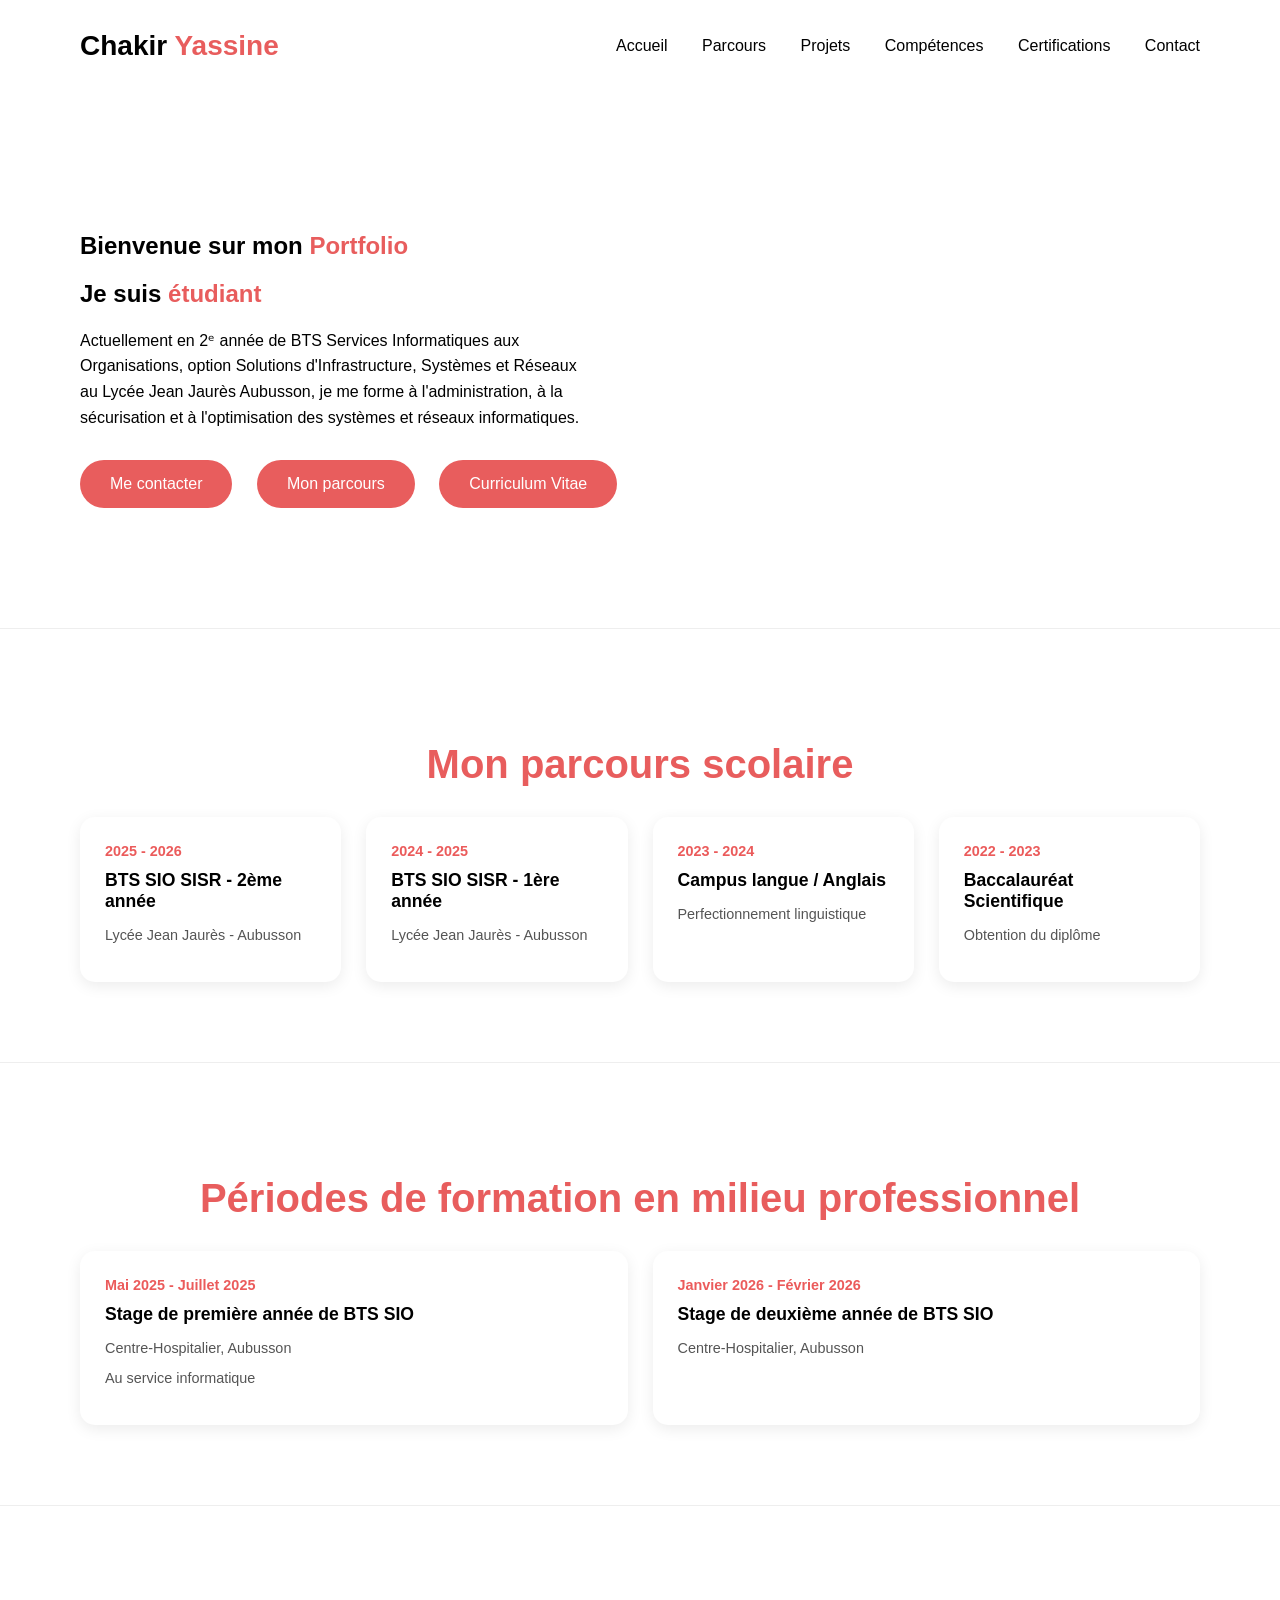
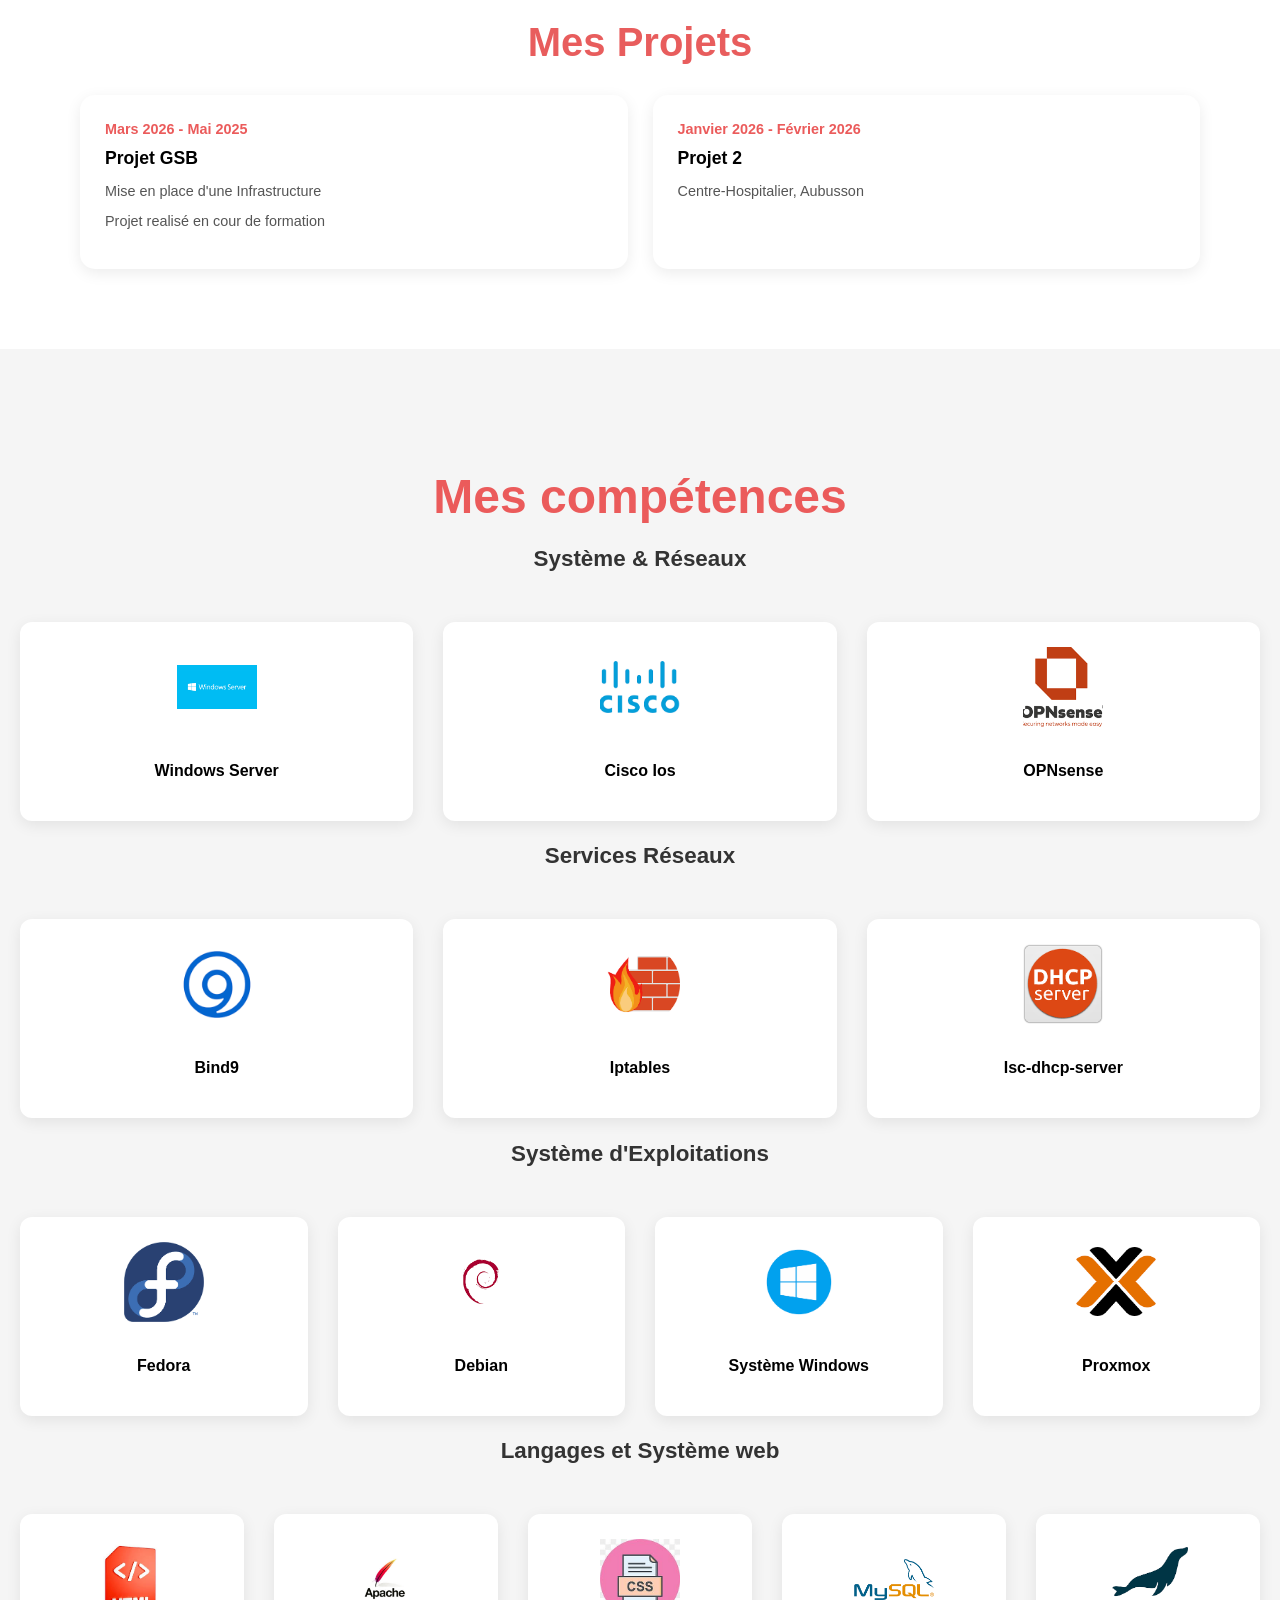
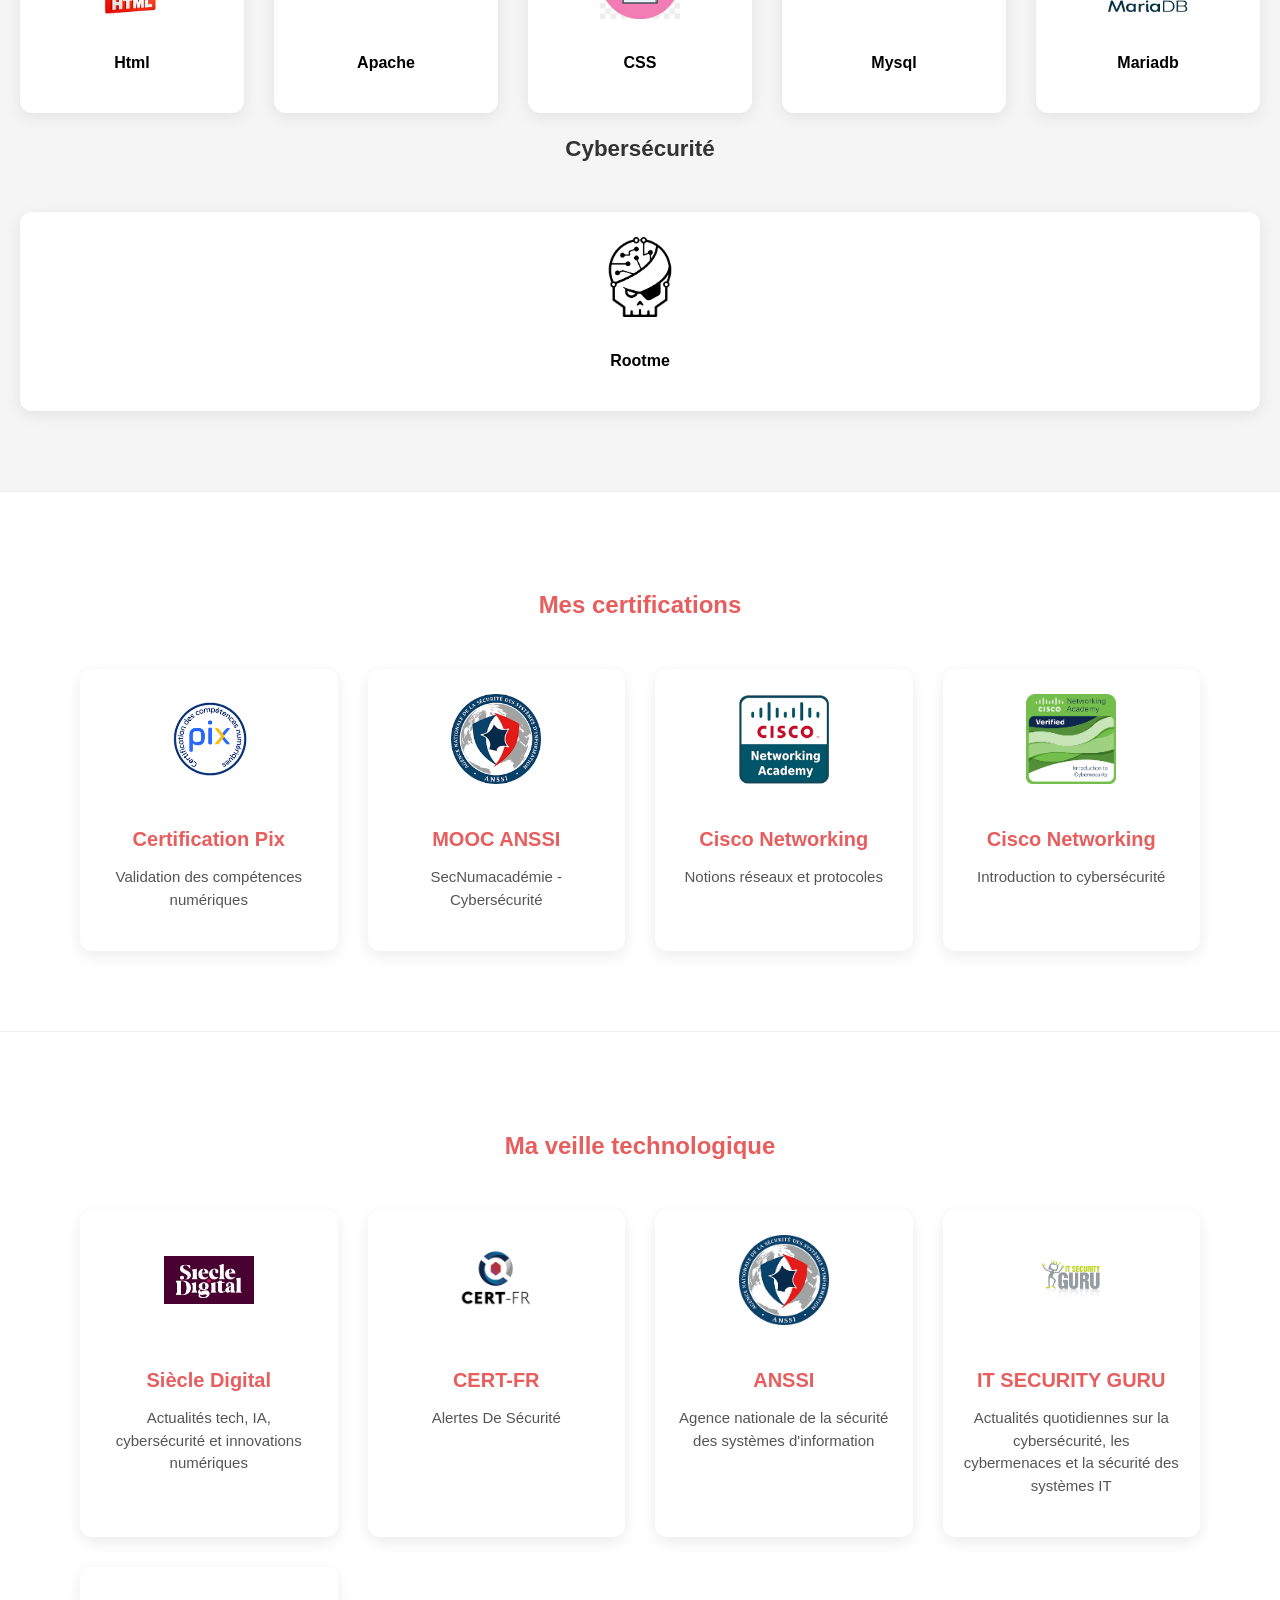
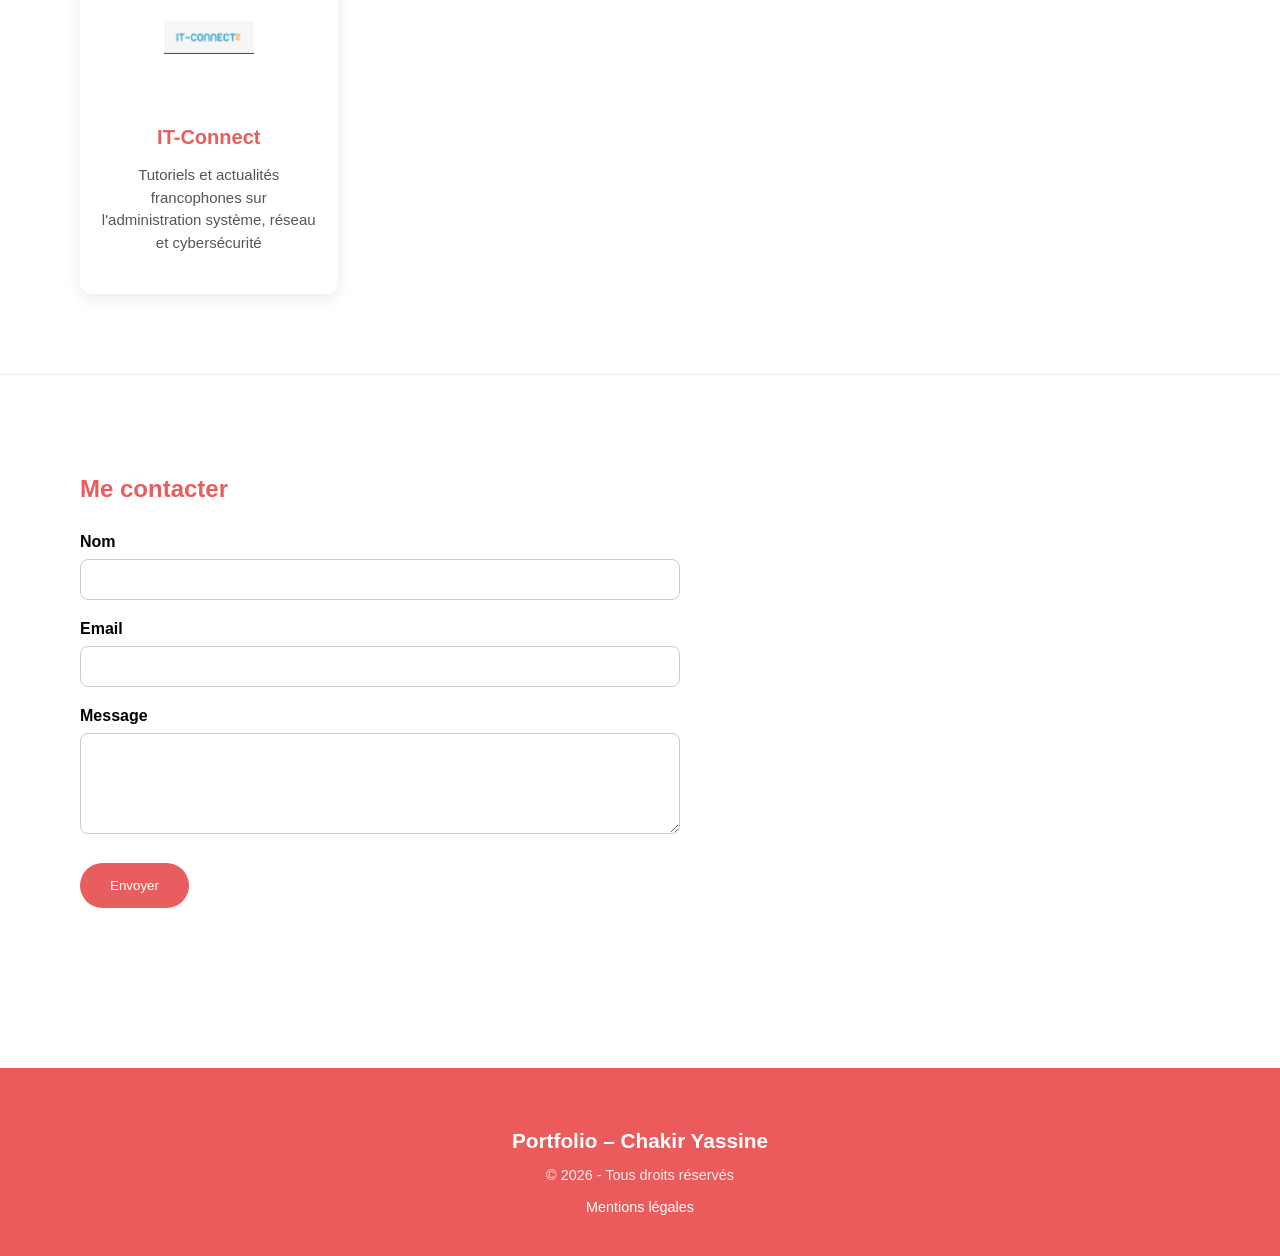
<file: index.html>
<!DOCTYPE html>
<html lang="fr">

<head>
    <meta charset="UTF-8">
    <meta name="viewport" content="width=device-width, initial-scale=1.0">
    <title>Portfolio - Chakir Yassine</title>
    <link rel="stylesheet" href="style.css">
</head>

<body>

    <header>
        <div class="logo-nom">
            Chakir <span>Yassine</span>
        </div>

        <nav class="menu-navigation">
            <a href="#accueil">Accueil</a>
            <a href="#parcours">Parcours</a>
            <a href="#projets">Projets</a>
            <a href="#competences">Compétences</a>
            <a href="#certifications">Certifications</a>
            <a href="#contact">Contact</a>
        </nav>
    </header>

    <section id="accueil" class="section-accueil">
        <h1>Bienvenue sur mon <span>Portfolio</span></h1>
        <h2>Je suis <span>étudiant</span></h2>

        <p>
            Actuellement en 2ᵉ année de BTS Services Informatiques aux Organisations, option Solutions d'Infrastructure, Systèmes et Réseaux au Lycée Jean Jaurès Aubusson, je me forme à l'administration, à la sécurisation et à l'optimisation des systèmes et réseaux informatiques.
        </p>

        <div class="zone-boutons">
            <a href="#contact">Me contacter</a>
            <a href="#parcours">Mon parcours</a>
            <a href="cv/cv.pdf" target="_blank">Curriculum Vitae</a>
        </div>
    </section>

    <!-- ===== SECTION PARCOURS SCOLAIRE ===== -->
    <section id="parcours" class="section-contenu">
        <h2 class="titre-parcours">Mon parcours scolaire</h2>

        <div class="parcours-container">

            <a href="#popup-parcours1" class="parcours-card">
                <span class="date">2025 - 2026</span>
                <h3>BTS SIO SISR - 2ème année</h3>
                <p>Lycée Jean Jaurès - Aubusson</p>
            </a>

            <a href="#popup-parcours2" class="parcours-card">
                <span class="date">2024 - 2025</span>
                <h3>BTS SIO SISR - 1ère année</h3>
                <p>Lycée Jean Jaurès - Aubusson</p>
            </a>

            <a href="#popup-parcours3" class="parcours-card">
                <span class="date">2023 - 2024</span>
                <h3>Campus langue / Anglais</h3>
                <p>Perfectionnement linguistique</p>
            </a>

            <a href="#popup-parcours4" class="parcours-card">
                <span class="date">2022 - 2023</span>
                <h3>Baccalauréat Scientifique</h3>
                <p>Obtention du diplôme</p>
            </a>

        </div>
    </section>

    <!-- ===== POPUPS PARCOURS SCOLAIRE ===== -->
    <div id="popup-parcours1" class="popup">
        <div class="popup-content">
            <a href="#" class="close">&times;</a>
            <h2>BTS SIO SISR - 2ème année</h2>
            <p>Lycée Jean Jaurès - Aubusson (2025 - 2026)</p>
            <p>
                Deuxième année de BTS Services Informatiques aux Organisations, option Solutions d'Infrastructure, Systèmes et Réseaux.
                Approfondissement des compétences en administration réseau, sécurité et virtualisation.
            </p>
        </div>
    </div>

    <div id="popup-parcours2" class="popup">
        <div class="popup-content">
            <a href="#" class="close">&times;</a>
            <h2>BTS SIO SISR - 1ère année</h2>
            <p>Lycée Jean Jaurès - Aubusson (2024 - 2025)</p>
            <p>
                <p>
   <p>
    C'est au Lycée Jean Jaurès d'Aubusson que j'ai débuté ma première année de BTS SIO. 
    Cette année a été pour moi une véritable découverte de ce qui se cache réellement derrière 
    l'informatique : les systèmes, les réseaux, les serveurs, tout ce qui fait fonctionner les 
    machines et les échanges de données que l'on utilise au quotidien sans vraiment y penser. 
    J'ai commencé par apprendre les bases : les systèmes d'exploitation, les réseaux, la programmation, 
    la cybersécurité, ainsi que la gestion de projet et le droit du numérique, des matières qui m'ont 
    permis de comprendre les différents aspects du métier. En fin de deuxième semestre, j'ai dû choisir 
    une spécialité entre SLAM (développement logiciel) et SISR (infrastructure, systèmes et réseaux). 
    Mon intérêt pour l'administration réseau et les systèmes m'a naturellement orienté vers l'option SISR.
</p>
</p>
            </p>
			<img src="images/jamot.png" alt="Bts sio" class="popup-img">
			
        </div>
    </div>

    <div id="popup-parcours3" class="popup">
        <div class="popup-content">
            <a href="#" class="close">&times;</a>
            <h2>Campus langue / Anglais</h2>
            <p>Perfectionnement linguistique (2023 - 2024)</p>
            <p>
                <p>
    Durant cette période de 6 mois au sein du Campus Privé de Langue de Boulogne-Billancourt (Paris), 
    j'ai pu me consacrer entièrement à l'apprentissage et au perfectionnement de la langue anglaise. 
    Cette expérience m'a permis de renforcer ma compréhension orale et écrite, d'enrichir mon vocabulaire 
    et d'acquérir de nouvelles compétences linguistiques essentielles pour évoluer dans un environnement 
    professionnel international. Une étape clé dans mon parcours qui m'a donné les bases solides 
    nécessaires pour aborder sereinement le monde de l'informatique en anglais.
</p>
            </p>
			
			<img src="images/anglais.png" alt="Campus langue Anglais" class="popup-img">
			
        </div>
    </div>

    <div id="popup-parcours4" class="popup">
        <div class="popup-content">
            <a href="#" class="close">&times;</a>
            <h2>Baccalauréat Scientifique</h2>
            <p>Obtention du diplôme (2022 - 2023)</p>
            <p>
<p>
    J'ai obtenu mon Baccalauréat Série C au lycée Privée Kibala d'Anjouan, aux Comores. La Série C est une filière 
    scientifique dont les matières principales sont les Mathématiques, la Physique et les Sciences de 
    la Nature. Cette formation m'a apporté une solide base scientifique et un raisonnement logique 
    qui m'ont bien aidé dans la poursuite de mes études en informatique.
</p>
            </p>
			
			<img src="images/Bac.png" alt="Bac scientique" class="popup-img">
        </div>
    </div>

    <!-- ===== SECTION STAGES ===== -->
    <section id="stages" class="section-contenu">

        <h2 class="titre-parcours">Périodes de formation en milieu professionnel</h2>

        <div class="parcours-container">

            <a href="#popup-stage1" class="parcours-card">
                <span class="date">Mai 2025 - Juillet 2025</span>
                <h3>Stage de première année de BTS SIO</h3>
                <p>Centre-Hospitalier, Aubusson</p>
                <p>Au service informatique</p>
            </a>

            <a href="#popup-stage2" class="parcours-card">
                <span class="date">Janvier 2026 - Février 2026</span>
                <h3>Stage de deuxième année de BTS SIO</h3>
                <p>Centre-Hospitalier, Aubusson</p>
            </a>

        </div>

    </section>

    <!-- ===== POPUP STAGE 1 ===== -->
    <div id="popup-stage1" class="popup">
        <div class="popup-content">
            <a href="#" class="close">&times;</a>
            <h2>Stage Administrateur Réseau</h2>
            <p>
                Durant ce stage, j'ai configuré des VLAN, mis en place des règles firewall,
                supervisé le réseau et réalisé du dépannage.
            </p>
        </div>
    </div>

    <!-- ===== POPUP STAGE 2 ===== -->
    <div id="popup-stage2" class="popup">
        <div class="popup-content">
            <a href="#" class="close">&times;</a>
            <h2>Stage Technicien Informatique</h2>
            <p>
                Lors de ce stage, j'ai effectué de la maintenance informatique,
                installé des postes utilisateurs et assisté les utilisateurs.
            </p>
        </div>
    </div>

    <!-- ===== SECTION PROJETS ===== -->
    <section id="projets" class="section-contenu">

        <h2 class="titre-parcours">Mes Projets</h2>

        <div class="parcours-container">

            <a href="#popup-projet1" class="parcours-card">
                <span class="date">Mars 2026 -  Mai 2025</span>
                <h3>Projet GSB</h3>
                <p>Mise en place d'une Infrastructure</p>
                <p>Projet realisé en cour de formation</p>
            </a>

            <a href="#popup-projet2" class="parcours-card">
                <span class="date">Janvier 2026 - Février 2026</span>
                <h3>Projet 2</h3>
                <p>Centre-Hospitalier, Aubusson</p>
            </a>

        </div>

    </section>

    <!-- ===== POPUP PROJET 1 ===== -->
    <div id="popup-projet1" class="popup">
        <div class="popup-content">
            <a href="#" class="close">&times;</a>
            <h2>Projet GSB</h2>
            <p>
               Projet GSB — Mise en place d'une infrastructure réseau
Projet réalisé en équipe de 3 · BTS SIO SISR · 2026

		Contexte
Ce projet a été réalisé dans le cadre de notre formation BTS SIO option SISR. En groupe de 3, nous avons conçu et déployé une infrastructure réseau complète depuis zéro. Les tâches ont été réparties entre les membres de l'équipe et coordonnées via Notion, avec un espace partagé sur Google Drive pour centraliser toute la documentation.

Infrastructure mise en place:
L'infrastructure repose sur du matériel physique : un routeur Cisco, un pare-feu Stormshield, un switch de niveau 3 et un switch de niveau 2, ainsi qu'un serveur HP ProLiant configuré en RAID 5. Sur ce serveur, nous avons déployé l'hyperviseur Proxmox hébergeant plusieurs machines virtuelles : OPNsense (pare-feu interne), Windows Server (Active Directory & DNS), des serveurs applicatifs (GLPI, NextCloud, LogAnalyzer), une base de données répliquée, un serveur de journalisation Rsyslog et un poste d'administration sous Fedora.


Organisation réseau:
Le réseau comprend 24 VLANs, un plan d'adressage complet, et le routage est assuré entre les différents équipements avec du NAT vers Internet. Avant tout déploiement physique, l'infrastructure a été simulée sur Cisco Packet Tracer afin de valider le plan d'adressage et le fonctionnement global.


Répartition des tâches:
Bien que chaque membre ait participé à toutes les étapes du projet, nous nous sommes réparti des responsabilités principales pour avancer efficacement. Pour ma part, je me suis concentré sur la configuration des services et des serveurs. J'ai pris en charge la mise en place du serveur LAP avec les services NextCloud, GLPI et LogAnalyzer, le déploiement de la base de données avec une réplication entre deux instances pour assurer la redondance, ainsi que la mise en œuvre d'une solution de haute disponibilité (HA) au niveau du LAP pour garantir la continuité de service.


Répartition des tâches:
Bien que chaque membre ait participé à toutes les étapes du projet, nous nous sommes réparti des responsabilités principales pour avancer efficacement. Sur Proxmox, je me suis concentré sur la mise en place du serveur LAP hébergeant les services NextCloud et GLPI, le déploiement de la base de données avec une réplication entre deux instances pour assurer la redondance, ainsi que la mise en œuvre d'une solution de haute disponibilité (HA) au niveau du LAP. J'ai également configuré le DNS sur Windows Server pour le domaine intranet, en assurant la résolution des différents services que j'avais mis en place.


            </p>
			<img src="images/shema.png" alt="" class="popup-img">
        </div>
    </div>

    <!-- ===== POPUP PROJET 2 ===== -->
    <div id="popup-projet2" class="popup">
        <div class="popup-content">
            <a href="#" class="close">&times;</a>
            <h2>Projet 2</h2>
            <p>
                Lors de ce projet, j'ai effectué de la maintenance informatique,
                installé des postes utilisateurs et assisté les utilisateurs.
            </p>
        </div>
    </div>

    <section class="competences" id="competences">
        <div class="container">
            <h2 class="section-title">Mes compétences</h2>
            <p class="section-subtitle">Système & Réseaux</p>

            <div class="competences-grid">
                <div class="competence-card">
                    <img src="images/server.png" alt="Windows Server">
                    <p>Windows Server</p>
                </div>
                <div class="competence-card">
                    <img src="images/ciscoio.png" alt="Cisco Ios">
                    <p>Cisco Ios</p>
                </div>
                <div class="competence-card">
                    <img src="images/opnsense.png" alt="OPNsense">
                    <p>OPNsense</p>
                </div>
            </div>

            <p class="section-subtitle">Services Réseaux</p>
            <div class="competences-grid">
                <div class="competence-card">
                    <img src="images/bind9.png" alt="Bind9">
                    <p>Bind9</p>
                </div>
                <div class="competence-card">
                    <img src="images/iptable.png" alt="Iptables">
                    <p>Iptables</p>
                </div>
                <div class="competence-card">
                    <img src="images/dhcp.png" alt="Dhcp">
                    <p>Isc-dhcp-server</p>
                </div>
            </div>

            <p class="section-subtitle">Système d'Exploitations</p>
            <div class="competences-grid">
                <div class="competence-card">
                    <img src="images/fedora.png" alt="Fedora">
                    <p>Fedora</p>
                </div>
                <div class="competence-card">
                    <img src="images/debian.png" alt="Debian">
                    <p>Debian</p>
                </div>
                <div class="competence-card">
                    <img src="images/Windows.png" alt="Windows">
                    <p>Système Windows</p>
                </div>
                <div class="competence-card">
                    <img src="images/Proxmox.png" alt="Proxmox">
                    <p>Proxmox</p>
                </div>
            </div>

            <p class="section-subtitle">Langages et Système web</p>
            <div class="competences-grid">
                <div class="competence-card">
                    <img src="images/html.png" alt="Html">
                    <p>Html</p>
                </div>
                <div class="competence-card">
                    <img src="images/apache.png" alt="Apache">
                    <p>Apache</p>
                </div>
                <div class="competence-card">
                    <img src="images/css.png" alt="CSS">
                    <p>CSS</p>
                </div>
                <div class="competence-card">
                    <img src="images/mysql.png" alt="MYSQL">
                    <p>Mysql</p>
                </div>
                <div class="competence-card">
                    <img src="images/mariadb.png" alt="MARIADB">
                    <p>Mariadb</p>
                </div>
            </div>

            <p class="section-subtitle">Cybersécurité</p>
            <div class="competences-grid">
                <div class="competence-card">
                    <img src="images/rootme.png" alt="Rootme">
                    <p>Rootme</p>
                </div>
            </div>

        </div>
    </section>

    <section id="certifications" class="certifications">
        <h2>Mes certifications</h2>
        <div class="grille-certifs">
            <div class="carte-certif">
                <img src="images/pix.png" alt="Certification Pix">
                <h3>Certification Pix</h3>
                <p>Validation des compétences numériques</p>
            </div>
            <div class="carte-certif">
                <img src="images/mooc.png" alt="MOOC ANSSI">
                <h3>MOOC ANSSI</h3>
                <p>SecNumacadémie - Cybersécurité</p>
            </div>
            <div class="carte-certif">
                <img src="images/cisco.png" alt="Certification Cisco">
                <h3>Cisco Networking</h3>
                <p>Notions réseaux et protocoles</p>
            </div>
            <div class="carte-certif">
                <img src="images/cyber.png" alt="certification Cisco">
                <h3>Cisco Networking</h3>
                <p>Introduction to cybersécurité</p>
            </div>
        </div>
    </section>
	
	<section id="veille" class="certifications">
    <h2>Ma veille technologique</h2>
    <div class="grille-certifs">

        <a href="https://siecledigital.fr/" target="_blank" class="carte-certif" style="text-decoration:none; color:inherit;">
    <img src="images/siecle-digital.png" alt="Logo Siècle Digital">
    <h3>Siècle Digital</h3>
    <p>Actualités tech, IA, cybersécurité et innovations numériques</p>
</a>

        <a href="https://www.cert.ssi.gouv.fr/" target="_blank" class="carte-certif" style="text-decoration:none; color:inherit;">
            <img src="images/certa.png" alt="cert-fr">
            <h3>CERT-FR</h3>
            <p>Alertes De Sécurité</p>
        </a>

        <a href="https://cyber.gouv.fr/" target="_blank" class="carte-certif" style="text-decoration:none; color:inherit;">
            <img src="images/anssi.png" alt="ANSSI">
            <h3>ANSSI</h3>
            <p>Agence nationale de la sécurité des systèmes d'information</p>
        </a>

        <a href="https://www.itsecurityguru.org/" target="_blank" class="carte-certif" style="text-decoration:none; color:inherit;">
            <img src="images/guru.png" alt="Logo IT security guru">
            <h3>IT SECURITY GURU</h3>
            <p>Actualités quotidiennes sur la cybersécurité, les cybermenaces et la sécurité des systèmes IT</p>
        </a>

        <a href="https://www.it-connect.fr/" target="_blank" class="carte-certif" style="text-decoration:none; color:inherit;">
            <img src="images/connect.png" alt="it connect">
            <h3>IT-Connect</h3>
            <p>Tutoriels et actualités francophones sur l'administration système, réseau et cybersécurité</p>
        </a>

       
    </div>
</section>
	
	
	

    <section id="contact" class="section-contenu">
        <h2>Me contacter</h2>
        <form action="mailto:chakiryassinechk7@email.com" method="post" enctype="text/plain" class="formulaire-contact">
            <label for="nom">Nom</label>
            <input type="text" id="nom" name="nom" required>
            <label for="email">Email</label>
            <input type="email" id="email" name="email" required>
            <label for="message">Message</label>
            <textarea id="message" name="message" rows="5" required></textarea>
            <button type="submit">Envoyer</button>
        </form>
    </section>

    <footer class="footer">
        <div class="footer-container">
            <h3 class="footer-title">Portfolio – Chakir Yassine</h3>
            <p class="footer-text">© 2026 - Tous droits réservés</p>
            <div class="footer-links">
                <a href="mentions-legales.html">Mentions légales</a>
            </div>
        </div>
    </footer>

</body>

</html>
</file>
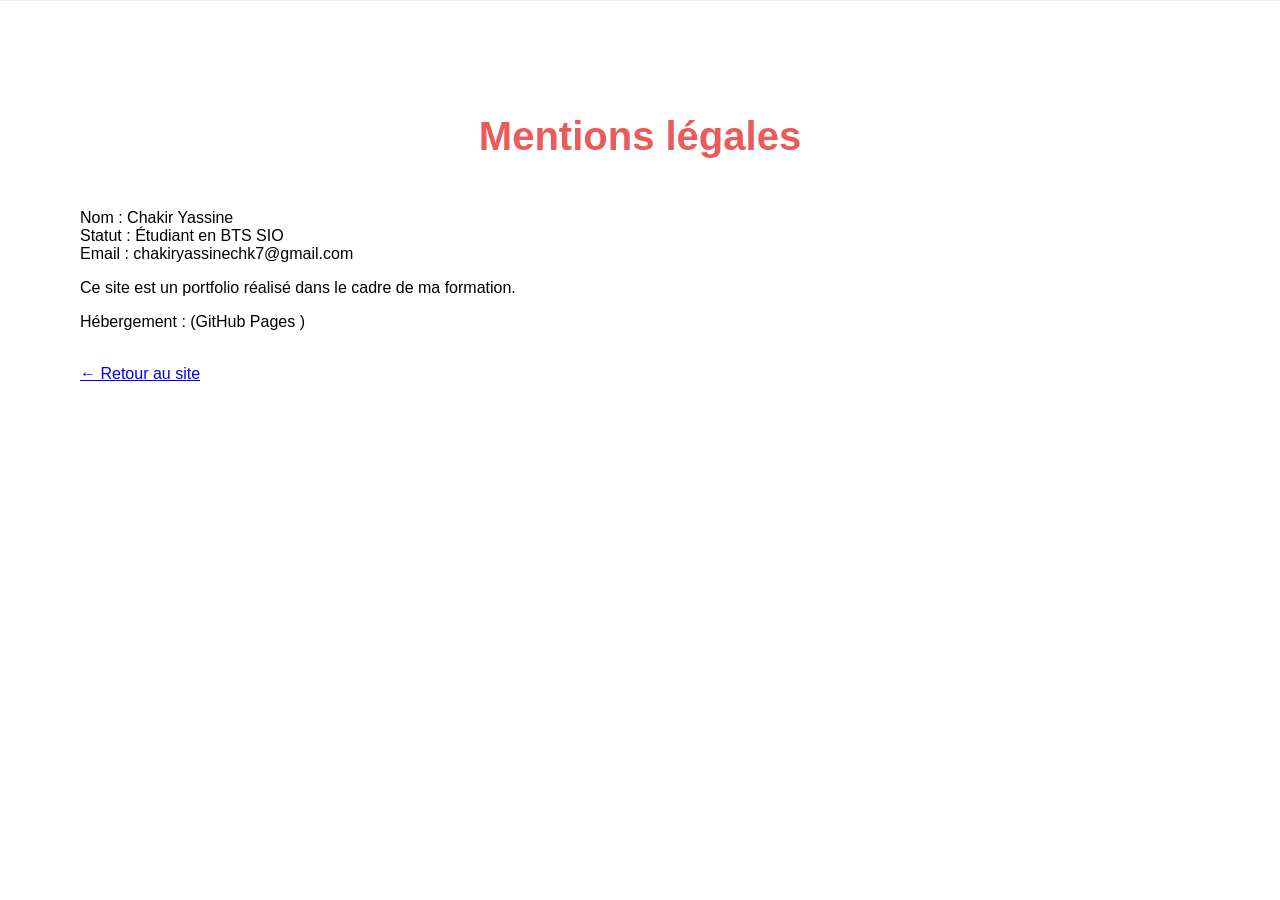
<file: mentions-legales.html>
<!DOCTYPE html>
<html lang="fr">

<head>
  <meta charset="UTF-8">
  <title>Mentions légales</title>

  <!-- on relie le même CSS que ton site -->
  <link rel="stylesheet" href="style.css">
</head>

<body>

  <!-- section principale -->
  <section class="section-contenu">

    <h1 class="titre-parcours">Mentions légales</h1>

    <p>
      Nom : Chakir Yassine<br>
      Statut : Étudiant en BTS SIO<br>
      Email : chakiryassinechk7@gmail.com
    </p>

    <p>
      Ce site est un portfolio réalisé dans le cadre de ma formation.
    </p>

    <p>
      Hébergement : (GitHub Pages )
    </p>

    <br>

    <!-- bouton retour -->
    <a href="index.html">← Retour au site</a>

  </section>

</body>
</html>
</file>
<file: style.css>
/* ===== STYLE GLOBAL ===== */

body {
    margin: 0;
    font-family: Arial, Helvetica, sans-serif;
    background: white;
    color: black;
}

/* ===== HEADER ===== */

header {
    display: flex;
    justify-content: space-between;
    align-items: center;
    padding: 30px 80px;
}

.logo-nom {
    font-size: 28px;
    font-weight: bold;
}

.logo-nom span {
    color: #e85d5d;
}

/* ===== MENU NAVIGATION ===== */

.menu-navigation a {
    margin-left: 30px;
    text-decoration: none;
    color: black;
    position: relative;
    padding-bottom: 6px;
    transition: 0.3s;
}

.menu-navigation a::after {
    content: "";
    position: absolute;
    left: 0;
    bottom: 0;
    width: 0;
    height: 2px;
    background-color: #e85d5d;
    transition: 0.3s;
}

.menu-navigation a:hover {
    color: #e85d5d;
}

.menu-navigation a:hover::after {
    width: 100%;
}

/* ===== SECTION ACCUEIL ===== */

.section-accueil {
    padding: 120px 80px;
}

.section-accueil h1 span,
.section-accueil h2 span {
    color: #e85d5d;
}

.section-accueil p {
    max-width: 500px;
    line-height: 1.6;
}

.zone-boutons {
    margin-top: 30px;
}

.zone-boutons a {
    display: inline-block;
    margin-right: 20px;
    padding: 15px 30px;
    background: #e85d5d;
    color: white;
    border-radius: 30px;
    text-decoration: none;
    transition: 0.3s;
}

.zone-boutons a:hover {
    opacity: 0.9;
}

/* ===== SECTIONS GENERALES ===== */

.section-contenu {
    padding: 80px;
    border-top: 1px solid #eee;
}

.section-contenu h2 {
    color: #e85d5d;
    margin-bottom: 30px;
}

.section-contenu ul {
    padding-left: 20px;
    line-height: 1.8;
}

/* ===== CERTIFICATIONS ===== */

.certifications {
    padding: 80px;
    border-top: 1px solid #eee;
    text-align: center;
}

.certifications h2 {
    color: #e85d5d;
    margin-bottom: 50px;
}

.grille-certifs {
    display: grid;
    grid-template-columns: repeat(auto-fit, minmax(220px, 1fr));
    gap: 30px;
}

.carte-certif {
    background: white;
    padding: 25px 20px;
    border-radius: 12px;
    box-shadow: 0 5px 15px rgba(0, 0, 0, 0.08);
    transition: 0.3s;
}

.carte-certif:hover {
    transform: translateY(-5px);
}

.carte-certif img {
    width: 90px;
    height: 90px;
    object-fit: contain;
    margin-bottom: 20px;
}

.carte-certif h3 {
    color: #e85d5d;
    margin-bottom: 10px;
    font-size: 20px;
}

.carte-certif p {
    color: #555;
    font-size: 15px;
    line-height: 1.5;
}

/* ===== FORMULAIRE ===== */

.formulaire-contact {
    max-width: 600px;
}

.formulaire-contact label {
    display: block;
    margin-top: 20px;
    font-weight: bold;
}

.formulaire-contact input,
.formulaire-contact textarea {
    width: 100%;
    padding: 12px;
    margin-top: 8px;
    border-radius: 8px;
    border: 1px solid #ccc;
    box-sizing: border-box;
}

.formulaire-contact button {
    margin-top: 25px;
    padding: 15px 30px;
    background: #e85d5d;
    color: white;
    border: none;
    border-radius: 30px;
    cursor: pointer;
    transition: 0.3s;
}

.formulaire-contact button:hover {
    opacity: 0.9;
}

.competences {
  padding: 80px 20px;
  background: #f5f5f5;
}

.competences .section-title {
  text-align: center;
  font-size: 3rem;
  color: #eb5b5b;
  margin-bottom: 10px;
}

.competences .section-subtitle {
  text-align: center;
  font-size: 1.4rem;
  color: #333;
  margin-bottom: 50px;
  font-weight: 600;
}

.competences-grid {
  display: grid;
  grid-template-columns: repeat(auto-fit, minmax(180px, 1fr));
  gap: 30px;
}

.competence-card {
  background: #fff;
  border-radius: 12px;
  padding: 25px;
  text-align: center;
  box-shadow: 0 4px 15px rgba(0,0,0,0.08);
  transition: transform 0.3s ease;
}

.competence-card:hover {
  transform: translateY(-5px);
}

.competence-card img {
  width: 80px;
  height: 80px;
  object-fit: contain;
  margin-bottom: 15px;
}

.competence-card p {
  font-size: 1rem;
  font-weight: 600;
  color: #000;
}

.titre-parcours {
  text-align: center;
  color: #eb5b5b;
  font-size: 2.5rem;
  margin-bottom: 50px;
}

.parcours-container {
  display: grid;
  grid-template-columns: repeat(auto-fit, minmax(250px, 1fr));
  gap: 25px;
}

.parcours-card {
  background: #fff;
  padding: 25px;
  border-radius: 15px;
  box-shadow: 0 4px 15px rgba(0,0,0,0.08);
  transition: transform 0.3s ease;
  text-decoration: none;
  color: inherit;
}

.parcours-card:hover {
  transform: translateY(-5px);
}

.parcours-card .date {
  color: #eb5b5b;
  font-weight: bold;
  font-size: 0.9rem;
}

.parcours-card h3 {
  margin: 10px 0;
  font-size: 1.1rem;
  color: #000;
}

.parcours-card p {
  color: #555;
  font-size: 0.9rem;
}

/* ===== POPUP ===== */

.popup {
  position: fixed;
  top: 0;
  left: 0;
  width: 100%;
  height: 100%;
  background: rgba(0,0,0,0.6);
  display: none;
  justify-content: center;
  align-items: center;
  z-index: 1000;
}

.popup:target {
  display: flex;
}

/* Fenêtre agrandie */
.popup-content {
  background: #fff;
  padding: 50px 45px;
  border-radius: 15px;
  width: 680px;
  max-width: 90vw;
  max-height: 80vh;
  overflow-y: auto;
  text-align: left;
  position: relative;
}

.popup-content h2 {
  color: #e85d5d;
  margin-top: 0;
  margin-bottom: 15px;
  font-size: 1.6rem;
}

.popup-content p {
  color: #333;
  line-height: 1.7;
  font-size: 1rem;
  margin-bottom: 12px;
}

.close {
  position: absolute;
  top: 15px;
  right: 20px;
  font-size: 28px;
  text-decoration: none;
  color: black;
}

/* ===== FOOTER ===== */

.footer {
  background: #eb5b5b;
  color: #ffffff;
  padding: 40px 20px;
  margin-top: 80px;
}

.footer-container {
  max-width: 1000px;
  margin: 0 auto;
  text-align: center;
}

.footer-title {
  font-size: 1.3rem;
  margin-bottom: 10px;
  font-weight: 600;
}

.footer-text {
  font-size: 0.9rem;
  margin-bottom: 15px;
  opacity: 0.9;
}

.footer-links a {
  color: #ffffff;
  text-decoration: none;
  font-size: 0.9rem;
  font-weight: 500;
  margin: 0 5px;
}

.separator {
  margin: 0 5px;
}

.footer-links a:hover {
  text-decoration: underline;
}

.popup-img {
  width: 50%;
  border-radius: 8px;
  margin-top: 15px;
  display: block;
  margin-left: auto;
  margin-right: auto;
}

.carte-certif a {
    text-decoration: none;
    color: inherit;
}

.carte-certif:hover {
    transform: translateY(-5px);
    transition: transform 0.2s ease;
    cursor: pointer;
}
</file>
